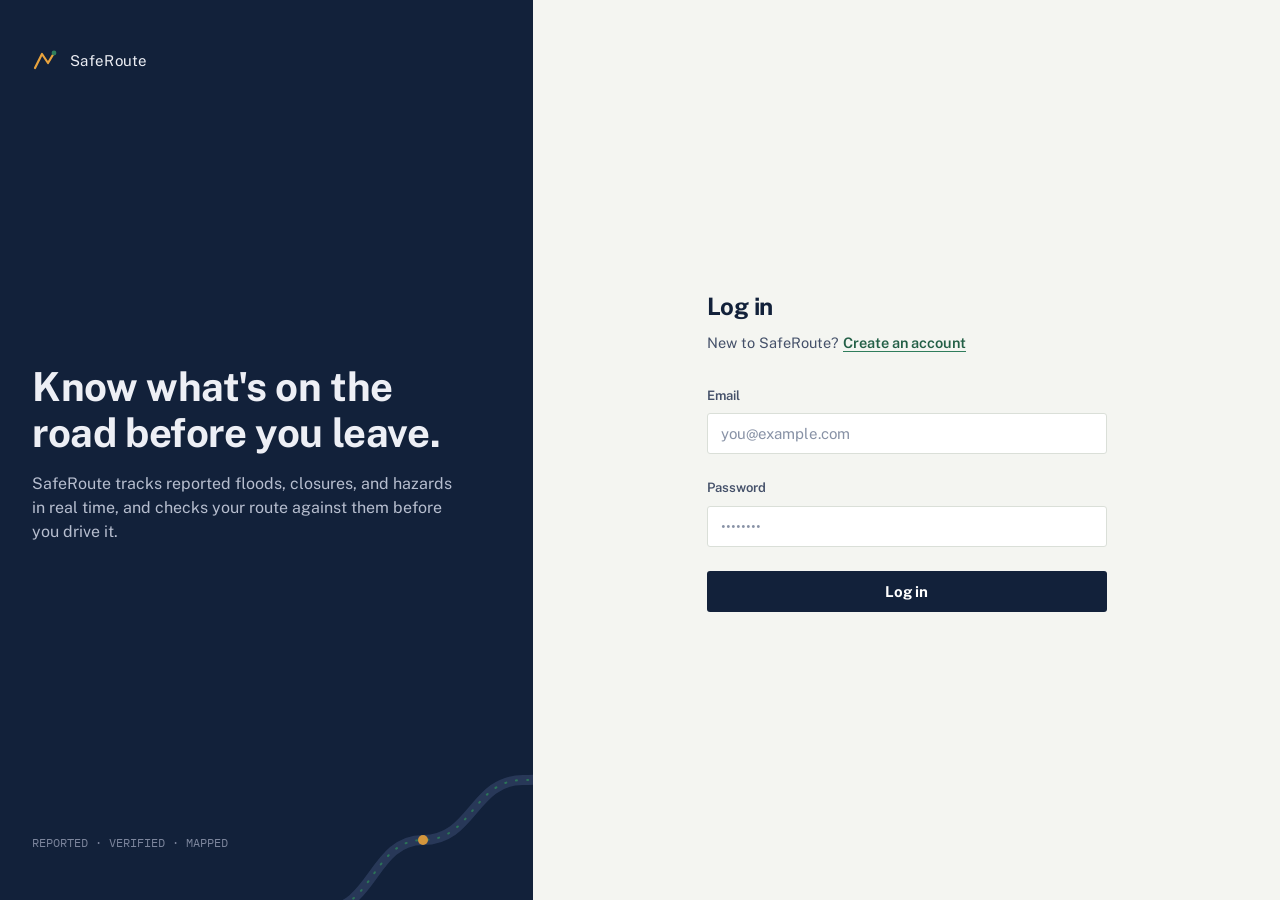
<file: SAFEROUTE PROJECT/frontend/index.html>
<!DOCTYPE html>
<html lang="en">
<head>
<meta charset="UTF-8">
<meta name="viewport" content="width=device-width, initial-scale=1.0">
<title>Dashboard · SafeRoute</title>
<link rel="preconnect" href="https://fonts.googleapis.com">
<link href="https://fonts.googleapis.com/css2?family=Public+Sans:wght@400;500;600;700&family=IBM+Plex+Mono:wght@400;500&display=swap" rel="stylesheet">
<link rel="stylesheet" href="css/styles.css">
</head>
<body>

<div class="app-shell">

  <header class="app-nav">
    <div class="app-nav__brand">
      <svg width="22" height="22" viewBox="0 0 26 26" fill="none">
        <path d="M3 20L10 6L16 15L22 5" stroke="#E8A33D" stroke-width="2.2" stroke-linecap="round" stroke-linejoin="round"/>
        <circle cx="22" cy="5" r="2.4" fill="#2F7D5C"/>
      </svg>
      <span>SafeRoute</span>
    </div>

    <nav class="app-nav__tabs">
      <button type="button" class="view-tab is-active" data-view-tab="public">Public hazards</button>
      <button type="button" class="view-tab" data-view-tab="mine">My reports</button>
      <button type="button" class="view-tab" data-view-tab="nearby">Near me</button>
    </nav>

    <div class="app-nav__actions">
      <a href="notifications.html" class="link-btn" style="text-decoration:none; display:inline-flex; align-items:center; gap:6px;">
        Notifications
        <span class="unread-dot" id="nav-unread-dot" hidden></span>
      </a>
      <a href="route.html" class="btn btn-primary btn--compact" style="text-decoration:none; display:inline-flex; align-items:center;">Route search</a>
      <button type="button" class="btn btn-primary btn--compact" id="report-btn">Report hazard</button>
      <div class="app-nav__user">
        <a href="admin.html" class="link-btn" id="nav-admin-link" hidden style="text-decoration:none;">Admin panel</a>
        <a href="profile.html" class="link-btn" id="nav-profile-link" style="text-decoration:none;">Profile</a>
        <span class="badge" id="nav-user-badge">USER</span>
        <a href="profile.html" id="nav-user-name" style="text-decoration:none; color:inherit; font-weight:500;">Account</a>
        <button type="button" class="link-btn" id="logout-btn">Log out</button>
      </div>
    </div>
  </header>

  <div class="app-body">

    <aside class="filters-panel">
      <div class="filter-group" id="nearby-panel" hidden>
        <h3>Location</h3>
        <button type="button" class="btn btn-primary btn--compact" id="locate-btn" style="width:100%;">Use my location</button>
        <p class="field__hint" id="nearby-status">Click "Use my location" to find hazards near you.</p>
      </div>

      <div class="filter-group">
        <h3>Type</h3>
        <div class="filter-chip-row">
          <button type="button" class="filter-chip" data-filter-type="road_closure">Road closure</button>
          <button type="button" class="filter-chip" data-filter-type="flooding">Flooding</button>
          <button type="button" class="filter-chip" data-filter-type="waterlogging">Waterlogging</button>
          <button type="button" class="filter-chip" data-filter-type="construction">Construction</button>
          <button type="button" class="filter-chip" data-filter-type="blocked_road">Blocked road</button>
          <button type="button" class="filter-chip" data-filter-type="accident">Accident</button>
          <button type="button" class="filter-chip" data-filter-type="temporary_restriction">Temp. restriction</button>
          <button type="button" class="filter-chip" data-filter-type="other">Other</button>
        </div>
      </div>

      <div class="filter-group">
        <h3>Severity</h3>
        <div class="filter-chip-row">
          <button type="button" class="filter-chip is-active" data-filter-severity data-value="">Any</button>
          <button type="button" class="filter-chip" data-filter-severity data-value="low">Low</button>
          <button type="button" class="filter-chip" data-filter-severity data-value="medium">Medium</button>
          <button type="button" class="filter-chip" data-filter-severity data-value="high">High</button>
          <button type="button" class="filter-chip" data-filter-severity data-value="critical">Critical</button>
        </div>
      </div>

      <div class="filter-group" id="city-filter-group">
        <h3>City</h3>
        <input type="text" id="city-input" placeholder="e.g. Vijayawada">
      </div>

      <button type="button" class="link-btn" id="clear-filters">Clear all filters</button>
    </aside>

    <main class="hazards-main">
      <div class="hazards-main__head">
        <h2>Reported hazards</h2>
        <span class="results-count" id="results-count"></span>
      </div>

      <p class="banner banner--error" id="list-error" hidden></p>

      <div class="hazards-list" id="hazards-list"></div>

      <p class="empty-state" id="empty-state" hidden>No hazards match your filters yet.</p>
    </main>

  </div>
</div>

<!-- Report / edit hazard modal -->
<div class="modal-overlay" id="report-modal" hidden>
  <div class="modal">
    <div class="modal__head">
      <h3 id="report-modal-title">Report a hazard</h3>
      <button type="button" class="modal__close" id="report-modal-close" aria-label="Close">&times;</button>
    </div>

    <form id="report-form" novalidate>
      <div class="banner banner--error" id="report-banner">
        <svg width="16" height="16" viewBox="0 0 16 16" fill="none"><circle cx="8" cy="8" r="7" stroke="currentColor" stroke-width="1.4"/><path d="M8 4.5V9" stroke="currentColor" stroke-width="1.4" stroke-linecap="round"/><circle cx="8" cy="11.2" r="0.9" fill="currentColor"/></svg>
        <span id="report-banner-text"></span>
      </div>

      <div class="field">
        <label for="report-type">Type</label>
        <select id="report-type"></select>
      </div>

      <div class="field">
        <label for="report-severity">Severity</label>
        <select id="report-severity">
          <option value="low">Low</option>
          <option value="medium" selected>Medium</option>
          <option value="high">High</option>
          <option value="critical">Critical</option>
        </select>
      </div>

      <div class="field">
        <label for="report-title">Title</label>
        <input type="text" id="report-title" placeholder="Short summary, e.g. Waterlogged underpass" required maxlength="150">
      </div>

      <div class="field">
        <label for="report-description">Description</label>
        <textarea id="report-description" rows="3" placeholder="What's happening here?" required></textarea>
      </div>

      <div class="field">
        <label for="report-address">Address <span class="field__hint" style="display:inline;">(optional)</span></label>
        <input type="text" id="report-address" placeholder="Street or landmark" maxlength="255">
      </div>

      <div class="field">
        <label for="report-city">City <span class="field__hint" style="display:inline;">(optional)</span></label>
        <input type="text" id="report-city" placeholder="e.g. Vijayawada" maxlength="100">
      </div>

      <div class="field" id="report-latlng-group">
        <label>Coordinates</label>
        <div style="display:flex; gap:8px; margin-bottom:8px;">
          <input type="number" step="any" id="report-latitude" placeholder="Latitude" required>
          <input type="number" step="any" id="report-longitude" placeholder="Longitude" required>
        </div>
        <button type="button" class="link-btn" id="use-my-location-btn">Use my location</button>
      </div>

      <div class="field" id="report-starttime-group">
        <label for="report-start-time">Start time</label>
        <input type="datetime-local" id="report-start-time" required>
      </div>

      <div class="field">
        <label for="report-end-time">Expected end time <span class="field__hint" style="display:inline;">(optional)</span></label>
        <input type="datetime-local" id="report-end-time">
      </div>

      <p class="field__hint" style="margin-top:-8px; margin-bottom:20px;">
        Reports go through a quick verification step before they're shown publicly.
      </p>

      <button type="submit" class="btn btn-primary" id="report-submit-btn">
        <span class="btn__spinner"></span>
        <span class="btn__label" id="report-submit-label">Submit report</span>
      </button>
    </form>
  </div>
</div>

<!-- Hazard detail modal -->
<div class="modal-overlay" id="detail-modal" hidden>
  <div class="modal">
    <div class="modal__head">
      <h3>Hazard details</h3>
      <button type="button" class="modal__close" id="detail-modal-close" aria-label="Close">&times;</button>
    </div>
    <div id="detail-modal-body"></div>
  </div>
</div>

<script src="js/config.js"></script>
<script src="js/api.js"></script>
<script src="js/hazards.js"></script>
</body>
</html>
</file>
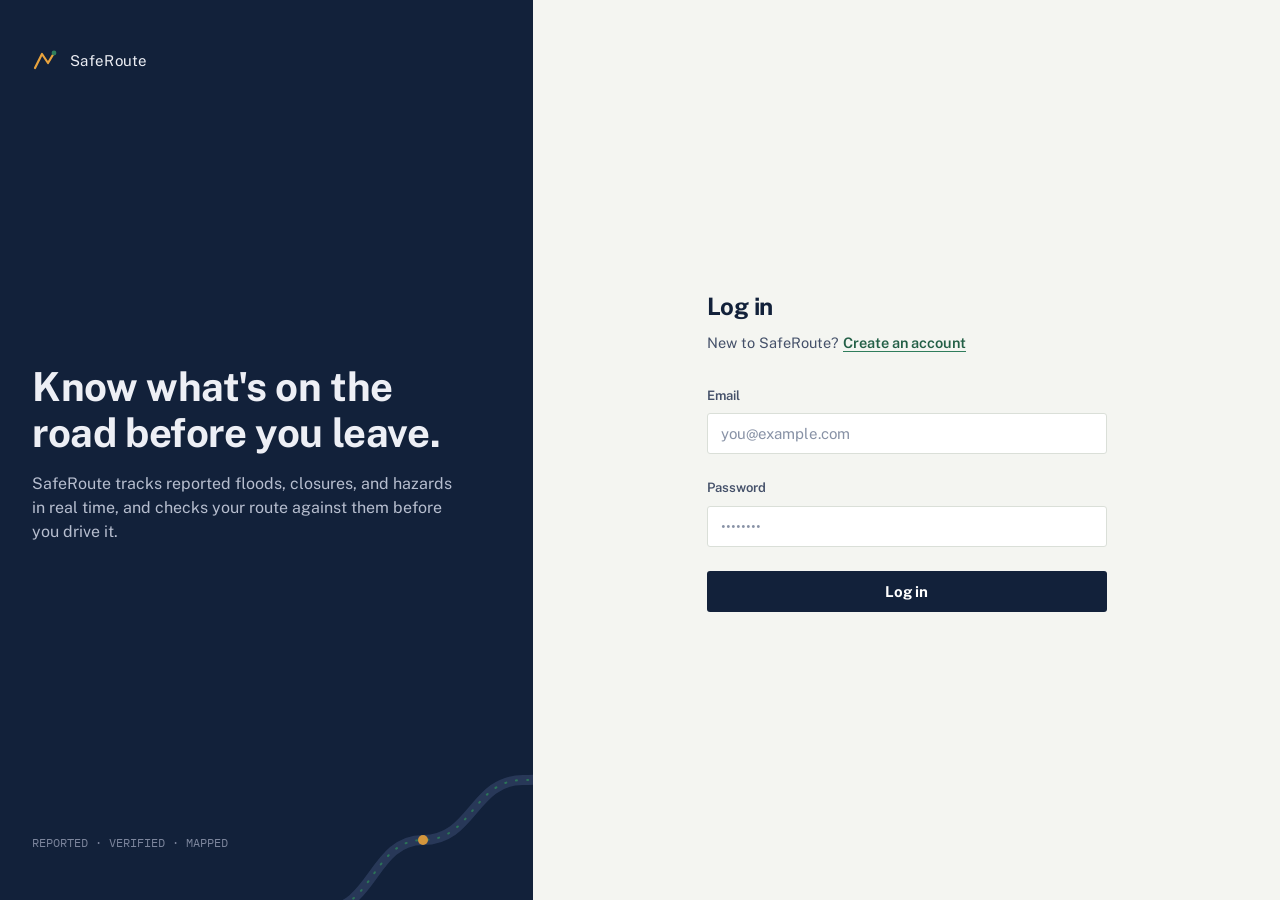
<file: SAFEROUTE PROJECT/frontend/admin.html>
<!DOCTYPE html>
<html lang="en">
<head>
<meta charset="UTF-8">
<meta name="viewport" content="width=device-width, initial-scale=1.0">
<title>Admin panel · SafeRoute</title>
<link rel="preconnect" href="https://fonts.googleapis.com">
<link href="https://fonts.googleapis.com/css2?family=Public+Sans:wght@400;500;600;700&family=IBM+Plex+Mono:wght@400;500&display=swap" rel="stylesheet">
<link rel="stylesheet" href="css/styles.css">
</head>
<body>

<div class="app-shell">

  <header class="app-nav">
    <div class="app-nav__brand">
      <svg width="22" height="22" viewBox="0 0 26 26" fill="none">
        <path d="M3 20L10 6L16 15L22 5" stroke="#E8A33D" stroke-width="2.2" stroke-linecap="round" stroke-linejoin="round"/>
        <circle cx="22" cy="5" r="2.4" fill="#2F7D5C"/>
      </svg>
      <span>SafeRoute</span>
    </div>

    <nav class="app-nav__tabs">
      <a href="index.html" class="view-tab" style="text-decoration:none; display:inline-flex; align-items:center;">Hazards</a>
      <a href="route.html" class="view-tab" style="text-decoration:none; display:inline-flex; align-items:center;">Route search</a>
      <a href="notifications.html" class="view-tab" style="text-decoration:none; display:inline-flex; align-items:center;">
        Notifications
        <span class="unread-dot" id="nav-unread-dot" hidden></span>
      </a>
      <a href="profile.html" class="view-tab" style="text-decoration:none; display:inline-flex; align-items:center;">Profile</a>
      <a href="admin.html" class="view-tab is-active" style="text-decoration:none; display:inline-flex; align-items:center;">Admin panel</a>
    </nav>

    <div class="app-nav__actions">
      <div class="app-nav__user">
        <span class="badge" id="nav-user-badge">ADMIN</span>
        <a href="profile.html" id="nav-user-name" style="text-decoration:none; color:inherit; font-weight:500;">Account</a>
        <button type="button" class="link-btn" id="logout-btn">Log out</button>
      </div>
    </div>
  </header>

  <div class="admin-shell">

    <p class="banner banner--error" id="admin-forbidden-banner">
      <svg width="16" height="16" viewBox="0 0 16 16" fill="none"><circle cx="8" cy="8" r="7" stroke="currentColor" stroke-width="1.4"/><path d="M8 4.5V9" stroke="currentColor" stroke-width="1.4" stroke-linecap="round"/><circle cx="8" cy="11.2" r="0.9" fill="currentColor"/></svg>
      <span>This page is only available to administrators.</span>
    </p>

    <div id="admin-content" hidden>

      <nav class="admin-tabs" role="tablist">
        <button type="button" class="admin-tab is-active" data-admin-tab="pending" role="tab">
          Pending review <span class="admin-tab__count" id="pending-count"></span>
        </button>
        <button type="button" class="admin-tab" data-admin-tab="verified" role="tab">Verified hazards</button>
        <button type="button" class="admin-tab" data-admin-tab="reports" role="tab">Reports</button>
        <button type="button" class="admin-tab" data-admin-tab="audit" role="tab">Audit log</button>
      </nav>

      <p class="banner banner--error" id="admin-error"></p>
      <p class="banner banner--success" id="admin-success"></p>

      <!-- ============ Pending review ============ -->
      <section class="admin-pane" id="pane-pending">
        <p class="field__hint" style="margin-bottom:var(--space-5);">
          Newly reported hazards awaiting a decision, oldest first. Verifying makes a hazard publicly visible; rejecting always requires a reason.
        </p>
        <div class="review-list" id="pending-list"></div>
        <p class="empty-state" id="pending-empty" hidden>Nothing waiting on review right now.</p>
      </section>

      <!-- ============ Verified hazards ============ -->
      <section class="admin-pane" id="pane-verified" hidden>
        <div class="admin-pane__head">
          <p class="field__hint" style="margin:0;">
            Currently verified hazards. Hide one to pull it from public listings without discarding its verification, or resolve it once the situation has cleared.
          </p>
          <button type="button" class="btn btn-primary btn--compact" id="expire-overdue-btn">Expire overdue hazards</button>
        </div>
        <div class="data-table-wrap table-scroll">
          <table class="data-table" id="verified-table">
            <thead>
              <tr>
                <th>Title</th><th>Type</th><th>Severity</th><th>City</th>
                <th>Visibility</th><th>Verified</th><th>Actions</th>
              </tr>
            </thead>
            <tbody id="verified-tbody"></tbody>
          </table>
        </div>
        <p class="empty-state" id="verified-empty" hidden>No verified hazards yet.</p>
      </section>

      <!-- ============ Reports ============ -->
      <section class="admin-pane" id="pane-reports" hidden>
        <div id="reports-body">
          <p class="session-loading">Loading report data…</p>
        </div>
      </section>

      <!-- ============ Audit log ============ -->
      <section class="admin-pane" id="pane-audit" hidden>
        <form class="audit-filters" id="audit-filter-form">
          <input type="text" id="audit-action" placeholder="Action, e.g. HAZARD_REJECTED">
          <input type="number" id="audit-user-id" placeholder="User ID">
          <button type="submit" class="btn btn-primary btn--compact">Filter</button>
          <button type="button" class="link-btn" id="audit-clear-btn">Clear</button>
        </form>
        <div class="data-table-wrap table-scroll">
          <table class="data-table" id="audit-table">
            <thead>
              <tr><th>When</th><th>Action</th><th>Resource</th><th>User</th><th>Description</th></tr>
            </thead>
            <tbody id="audit-tbody"></tbody>
          </table>
        </div>
        <p class="empty-state" id="audit-empty" hidden>No audit log entries match those filters.</p>
        <div class="audit-pagination">
          <button type="button" class="link-btn" id="audit-prev-btn">&larr; Newer</button>
          <span id="audit-page-label" class="field__hint" style="margin:0;"></span>
          <button type="button" class="link-btn" id="audit-next-btn">Older &rarr;</button>
        </div>
      </section>

    </div>
  </div>
</div>

<!-- Reason-note modal, shared by Reject / Resolve / Hide -->
<div class="modal-overlay" id="reason-modal" hidden>
  <div class="modal">
    <div class="modal__head">
      <h3 id="reason-modal-title">Add a note</h3>
      <button type="button" class="modal__close" id="reason-modal-close" aria-label="Close">&times;</button>
    </div>
    <form id="reason-form" novalidate>
      <p class="banner banner--error" id="reason-banner"></p>
      <div class="field">
        <label for="reason-note" id="reason-note-label">Note</label>
        <textarea id="reason-note" rows="3" placeholder="Explain the decision…"></textarea>
        <p class="field__hint" id="reason-note-hint"></p>
      </div>
      <button type="submit" class="btn btn-primary" id="reason-submit-btn">
        <span class="btn__spinner"></span>
        <span class="btn__label" id="reason-submit-label">Confirm</span>
      </button>
    </form>
  </div>
</div>

<script src="js/config.js"></script>
<script src="js/api.js"></script>
<script src="js/admin.js"></script>
</body>
</html>
</file>
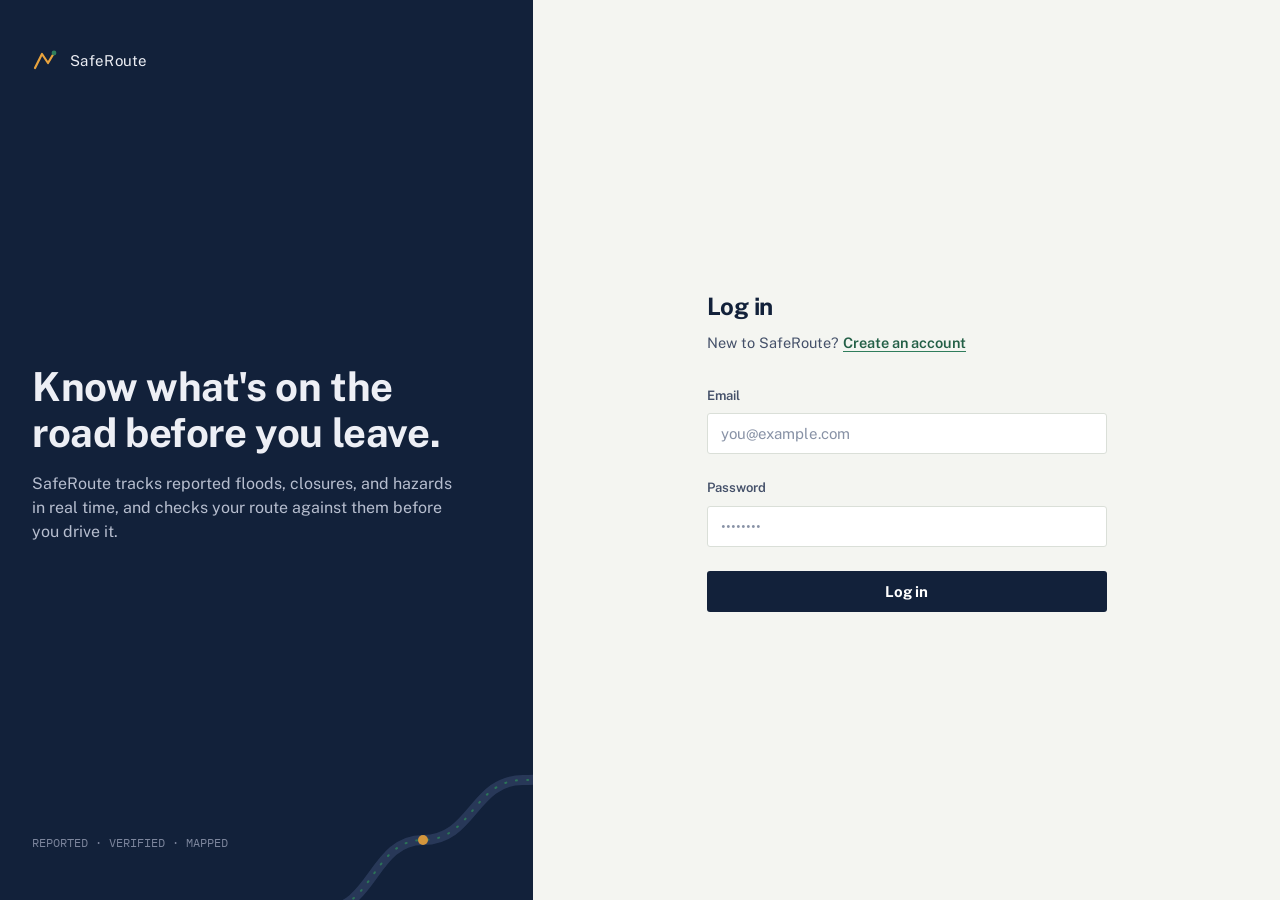
<file: SAFEROUTE PROJECT/frontend/login.html>
<!DOCTYPE html>
<html lang="en">
<head>
<meta charset="UTF-8">
<meta name="viewport" content="width=device-width, initial-scale=1.0">
<title>Log in · SafeRoute</title>
<link rel="preconnect" href="https://fonts.googleapis.com">
<link href="https://fonts.googleapis.com/css2?family=Public+Sans:wght@400;500;600;700&family=IBM+Plex+Mono:wght@400;500&display=swap" rel="stylesheet">
<link rel="stylesheet" href="css/styles.css">
</head>
<body>

<div class="auth-shell">

  <!-- Brand panel -->
  <div class="auth-brand">
    <div class="auth-brand__mark">
      <svg width="26" height="26" viewBox="0 0 26 26" fill="none">
        <path d="M3 20L10 6L16 15L22 5" stroke="#E8A33D" stroke-width="2.2" stroke-linecap="round" stroke-linejoin="round"/>
        <circle cx="22" cy="5" r="2.4" fill="#2F7D5C"/>
      </svg>
      <span>SafeRoute</span>
    </div>

    <div class="auth-brand__body">
      <h1>Know what's on&nbsp;the road before you leave.</h1>
      <p>SafeRoute tracks reported floods, closures, and hazards in real time, and checks your route against them before you drive it.</p>
    </div>

    <svg class="auth-brand__route" width="260" height="180" viewBox="0 0 260 180" fill="none">
      <path d="M10 160 C 60 160, 60 90, 110 90 S 160 30, 210 30 S 240 10, 250 5" stroke="#2B3B5C" stroke-width="10" stroke-linecap="round"/>
      <path d="M10 160 C 60 160, 60 90, 110 90 S 160 30, 210 30 S 240 10, 250 5" stroke="#2F7D5C" stroke-width="2" stroke-dasharray="1 10" stroke-linecap="round"/>
      <circle cx="110" cy="90" r="5" fill="#E8A33D"/>
      <circle cx="10" cy="160" r="4" fill="#EDEFF5"/>
      <circle cx="250" cy="5" r="4" fill="#EDEFF5"/>
    </svg>

    <div class="auth-brand__footnote">
      <span>REPORTED · VERIFIED · MAPPED</span>
    </div>
  </div>

  <!-- Form panel -->
  <div class="auth-form-panel">
    <form class="auth-form" id="login-form" novalidate>

      <div class="auth-form__heading">
        <h2>Log in</h2>
        <p>New to SafeRoute? <a href="register.html">Create an account</a></p>
      </div>

      <div class="banner banner--error" id="form-banner">
        <svg width="16" height="16" viewBox="0 0 16 16" fill="none"><circle cx="8" cy="8" r="7" stroke="currentColor" stroke-width="1.4"/><path d="M8 4.5V9" stroke="currentColor" stroke-width="1.4" stroke-linecap="round"/><circle cx="8" cy="11.2" r="0.9" fill="currentColor"/></svg>
        <span id="form-banner-text"></span>
      </div>

      <div class="field" id="field-email">
        <label for="email">Email</label>
        <input type="email" id="email" name="email" placeholder="you@example.com" autocomplete="email" required>
        <div class="field__error">Enter the email you registered with.</div>
      </div>

      <div class="field" id="field-password">
        <label for="password">Password</label>
        <input type="password" id="password" name="password" placeholder="••••••••" autocomplete="current-password" required>
        <div class="field__error">Enter your password.</div>
      </div>

      <button type="submit" class="btn btn-primary" id="submit-btn">
        <span class="btn__spinner"></span>
        <span class="btn__label">Log in</span>
      </button>

    </form>
  </div>

</div>

<script src="js/config.js"></script>
<script src="js/api.js"></script>
<script src="js/auth.js"></script>
</body>
</html>
</file>
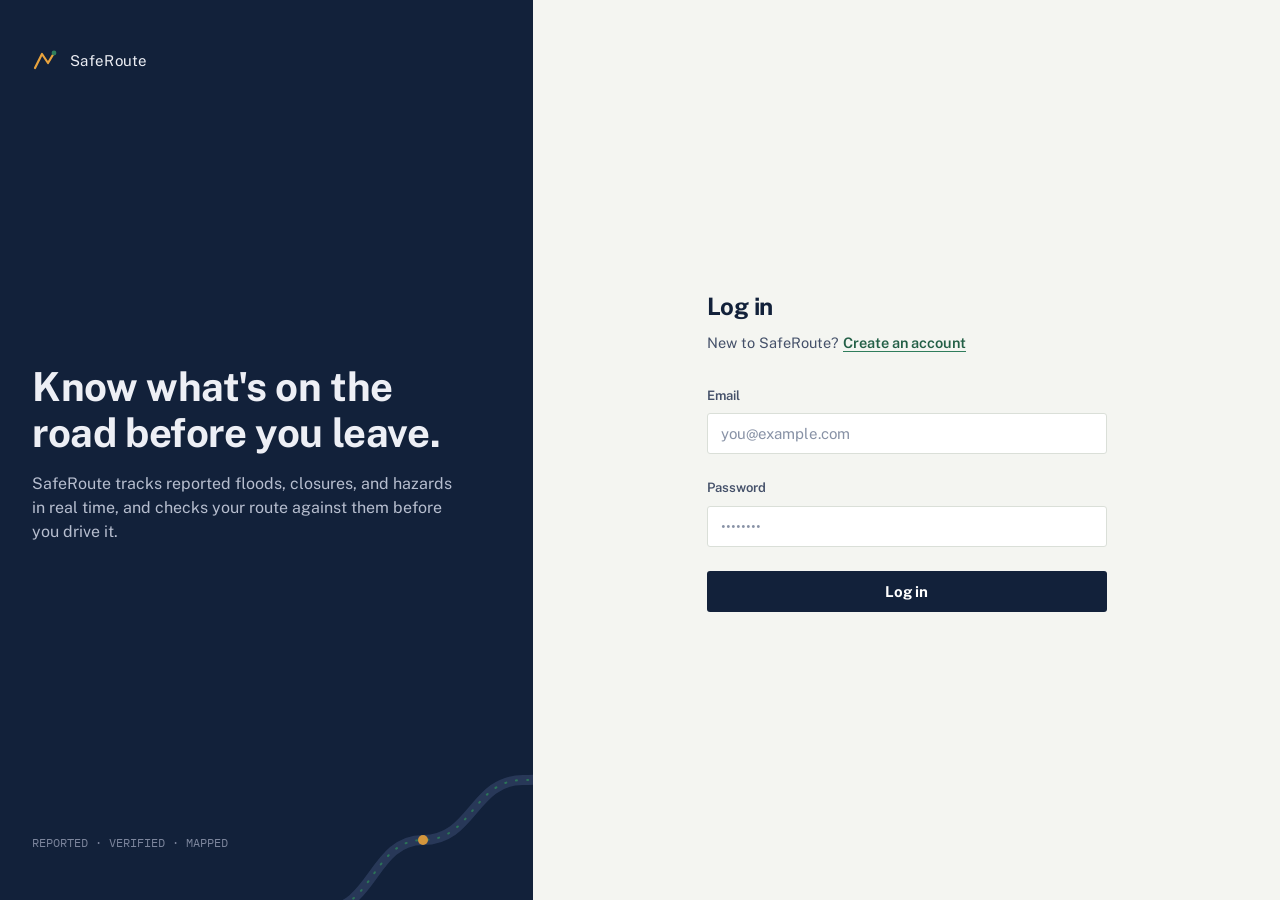
<file: SAFEROUTE PROJECT/frontend/notifications.html>
<!DOCTYPE html>
<html lang="en">
<head>
<meta charset="UTF-8">
<meta name="viewport" content="width=device-width, initial-scale=1.0">
<title>Notifications · SafeRoute</title>
<link rel="preconnect" href="https://fonts.googleapis.com">
<link href="https://fonts.googleapis.com/css2?family=Public+Sans:wght@400;500;600;700&family=IBM+Plex+Mono:wght@400;500&display=swap" rel="stylesheet">
<link rel="stylesheet" href="css/styles.css">
</head>
<body>

<div class="app-shell">

  <header class="app-nav">
    <div class="app-nav__brand">
      <svg width="22" height="22" viewBox="0 0 26 26" fill="none">
        <path d="M3 20L10 6L16 15L22 5" stroke="#E8A33D" stroke-width="2.2" stroke-linecap="round" stroke-linejoin="round"/>
        <circle cx="22" cy="5" r="2.4" fill="#2F7D5C"/>
      </svg>
      <span>SafeRoute</span>
    </div>

    <nav class="app-nav__tabs">
      <a href="index.html" class="view-tab" style="text-decoration:none; display:inline-flex; align-items:center;">Hazards</a>
      <a href="route.html" class="view-tab" style="text-decoration:none; display:inline-flex; align-items:center;">Route search</a>
      <a href="notifications.html" class="view-tab is-active" style="text-decoration:none; display:inline-flex; align-items:center;">
        Notifications
        <span class="unread-dot" id="nav-unread-dot" hidden></span>
      </a>
      <a href="profile.html" class="view-tab" style="text-decoration:none; display:inline-flex; align-items:center;">Profile</a>
    </nav>

    <div class="app-nav__actions">
      <div class="app-nav__user">
        <a href="admin.html" class="link-btn" id="nav-admin-link" hidden style="text-decoration:none;">Admin panel</a>
        <span class="badge" id="nav-user-badge">USER</span>
        <a href="profile.html" id="nav-user-name" style="text-decoration:none; color:inherit; font-weight:500;">Account</a>
        <button type="button" class="link-btn" id="logout-btn">Log out</button>
      </div>
    </div>
  </header>

  <div class="app-body">

    <aside class="filters-panel">
      <div class="filter-group">
        <h3>Show</h3>
        <div class="filter-chip-row" style="flex-direction:column; align-items:flex-start;">
          <button type="button" class="filter-chip is-active" data-filter="all" style="width:100%; text-align:left; border-radius: var(--radius);">All notifications</button>
          <button type="button" class="filter-chip" data-filter="unread" style="width:100%; text-align:left; border-radius: var(--radius);">Unread only</button>
        </div>
      </div>

      <div class="filter-group">
        <button type="button" class="link-btn" id="mark-all-read-btn">Mark all as read</button>
      </div>
    </aside>

    <main class="hazards-main">
      <div class="hazards-main__head">
        <h2>Notifications</h2>
        <span class="results-count" id="results-count"></span>
      </div>

      <p class="banner banner--error" id="list-error" hidden></p>

      <div id="notifications-loading" class="session-loading">Loading notifications…</div>
      <div class="notifications-list" id="notifications-list"></div>

      <p class="empty-state" id="empty-state" hidden>Nothing here yet -- you'll see updates on your reports and hazards along your recent routes.</p>
    </main>

  </div>
</div>

<script src="js/config.js"></script>
<script src="js/api.js"></script>
<script src="js/notifications.js"></script>
</body>
</html>
</file>
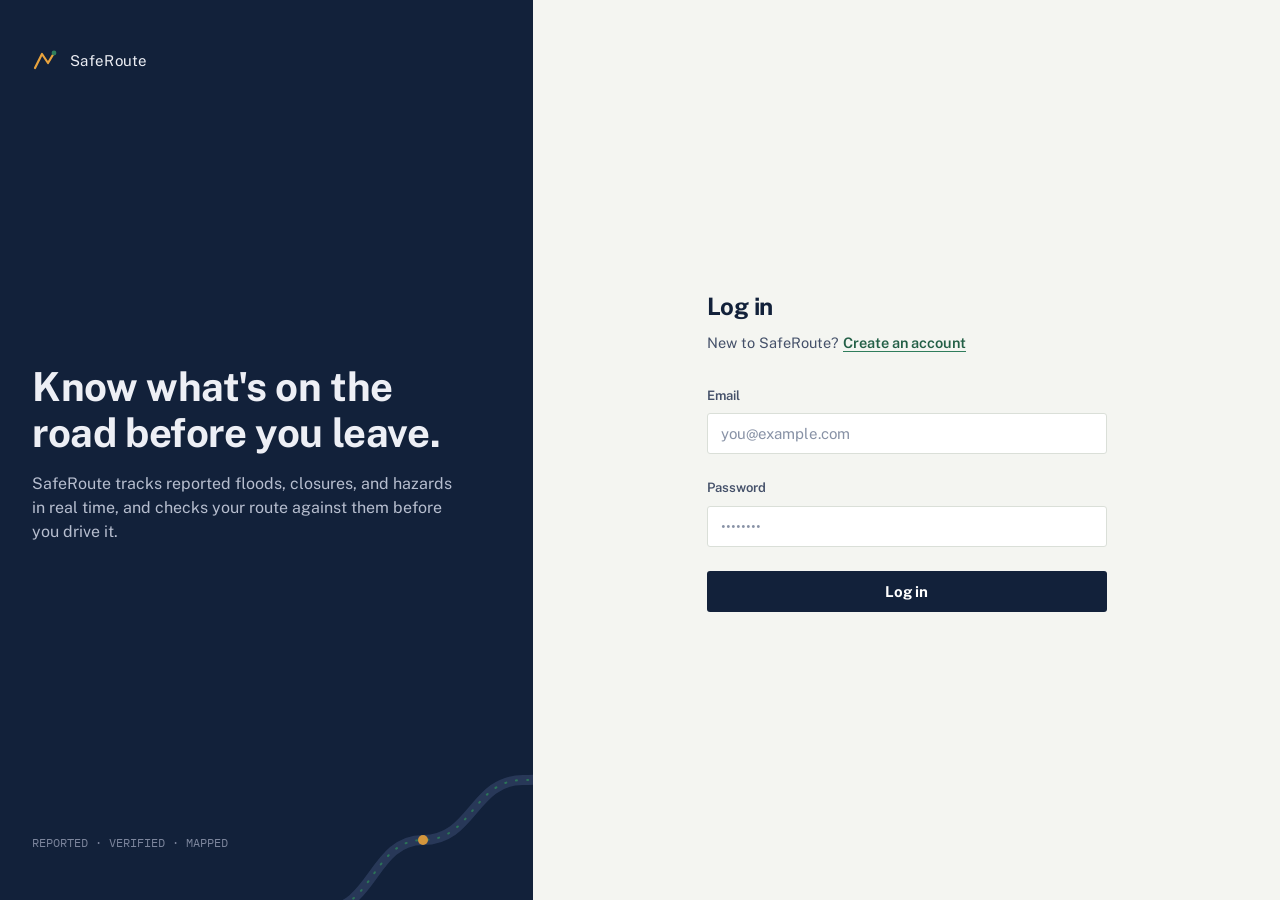
<file: SAFEROUTE PROJECT/frontend/profile.html>
<!DOCTYPE html>
<html lang="en">
<head>
<meta charset="UTF-8">
<meta name="viewport" content="width=device-width, initial-scale=1.0">
<title>My Profile · SafeRoute</title>
<link rel="preconnect" href="https://fonts.googleapis.com">
<link href="https://fonts.googleapis.com/css2?family=Public+Sans:wght@400;500;600;700&family=IBM+Plex+Mono:wght@400;500&display=swap" rel="stylesheet">
<link rel="stylesheet" href="css/styles.css">
</head>
<body>

<div class="app-shell">

  <header class="app-nav">
    <div class="app-nav__brand">
      <svg width="22" height="22" viewBox="0 0 26 26" fill="none">
        <path d="M3 20L10 6L16 15L22 5" stroke="#E8A33D" stroke-width="2.2" stroke-linecap="round" stroke-linejoin="round"/>
        <circle cx="22" cy="5" r="2.4" fill="#2F7D5C"/>
      </svg>
      <span>SafeRoute</span>
    </div>

    <nav class="app-nav__tabs">
      <a href="index.html" class="view-tab" style="text-decoration:none; display:inline-flex; align-items:center;">Hazards</a>
      <a href="route.html" class="view-tab" style="text-decoration:none; display:inline-flex; align-items:center;">Route search</a>
      <a href="notifications.html" class="view-tab" style="text-decoration:none; display:inline-flex; align-items:center;">
        Notifications
        <span class="unread-dot" id="nav-unread-dot" hidden></span>
      </a>
      <a href="profile.html" class="view-tab is-active" style="text-decoration:none; display:inline-flex; align-items:center;">Profile</a>
    </nav>

    <div class="app-nav__actions">
      <div class="app-nav__user">
        <a href="admin.html" class="link-btn" id="nav-admin-link" hidden style="text-decoration:none;">Admin panel</a>
        <span class="badge" id="nav-user-badge">USER</span>
        <span id="nav-user-name">Account</span>
        <button type="button" class="link-btn" id="logout-btn">Log out</button>
      </div>
    </div>
  </header>

  <div class="app-body" style="grid-template-columns: 1fr; max-width: 860px;">

    <main class="hazards-main">
      <div class="hazards-main__head">
        <h2>My Profile</h2>
        <span class="results-count" id="profile-role-tag">Account details</span>
      </div>

      <p class="banner banner--error" id="profile-error"></p>
      <p class="banner banner--success" id="profile-success"></p>

      <div id="profile-loading" class="session-loading">Loading your profile…</div>

      <div id="profile-content" hidden style="display:flex; flex-direction:column; gap:var(--space-6);">

        <!-- Profile Overview Card -->
        <article class="review-card" style="align-items:center; justify-content:space-between;">
          <div style="display:flex; align-items:center; gap:var(--space-4);">
            <div style="width:54px; height:54px; border-radius:50%; background:var(--ink); color:#fff; display:flex; align-items:center; justify-content:center; font-size:22px; font-weight:700;" id="profile-avatar">
              U
            </div>
            <div>
              <h3 id="overview-name" style="font-size:1.15rem; margin:0 0 4px;">User Name</h3>
              <p id="overview-email" style="margin:0; color:var(--text-secondary); font-size:0.92rem;">email@example.com</p>
            </div>
          </div>
          <div style="display:flex; gap:var(--space-3); align-items:center; flex-wrap:wrap;">
            <span class="badge badge--user" id="overview-role-badge">USER</span>
            <span class="badge badge--status-verified" id="overview-status-badge">ACTIVE</span>
            <span class="field__hint" id="overview-created-at" style="margin:0;">Joined —</span>
          </div>
        </article>

        <!-- Edit Profile Details Form -->
        <div class="review-card" style="flex-direction:column; align-items:stretch;">
          <h3 style="margin-bottom:var(--space-4); font-size:1.05rem;">Personal Information</h3>
          <form id="profile-details-form" novalidate style="display:flex; flex-direction:column; gap:var(--space-4);">
            <div class="field" id="field-profile-name">
              <label for="profile-name">Full Name</label>
              <input type="text" id="profile-name" required placeholder="Your full name">
            </div>

            <div class="field" id="field-profile-email">
              <label for="profile-email">Email Address</label>
              <input type="email" id="profile-email" required placeholder="your.email@example.com">
            </div>

            <div style="display:flex; justify-content:flex-end;">
              <button type="submit" class="btn btn-primary" id="save-details-btn" style="width:auto; min-width:140px;">
                <span class="btn__spinner"></span>
                <span class="btn__label">Save Changes</span>
              </button>
            </div>
          </form>
        </div>

        <!-- Change Password Form -->
        <div class="review-card" style="flex-direction:column; align-items:stretch;">
          <h3 style="margin-bottom:var(--space-4); font-size:1.05rem;">Change Password</h3>
          <form id="profile-password-form" novalidate style="display:flex; flex-direction:column; gap:var(--space-4);">
            <div class="field" id="field-current-password">
              <label for="current-password">Current Password (optional if keeping same session)</label>
              <input type="password" id="current-password" placeholder="Enter current password">
            </div>

            <div class="coord-pair">
              <div class="field" id="field-new-password" style="width:100%;">
                <label for="new-password">New Password</label>
                <input type="password" id="new-password" placeholder="At least 8 characters" required>
              </div>

              <div class="field" id="field-confirm-password" style="width:100%;">
                <label for="confirm-password">Confirm New Password</label>
                <input type="password" id="confirm-password" placeholder="Re-enter new password" required>
              </div>
            </div>

            <div style="display:flex; justify-content:flex-end;">
              <button type="submit" class="btn btn-primary" id="save-password-btn" style="width:auto; min-width:160px;">
                <span class="btn__spinner"></span>
                <span class="btn__label">Update Password</span>
              </button>
            </div>
          </form>
        </div>

      </div>
    </main>

  </div>
</div>

<script src="js/config.js"></script>
<script src="js/api.js"></script>
<script src="js/profile.js"></script>
</body>
</html>
</file>
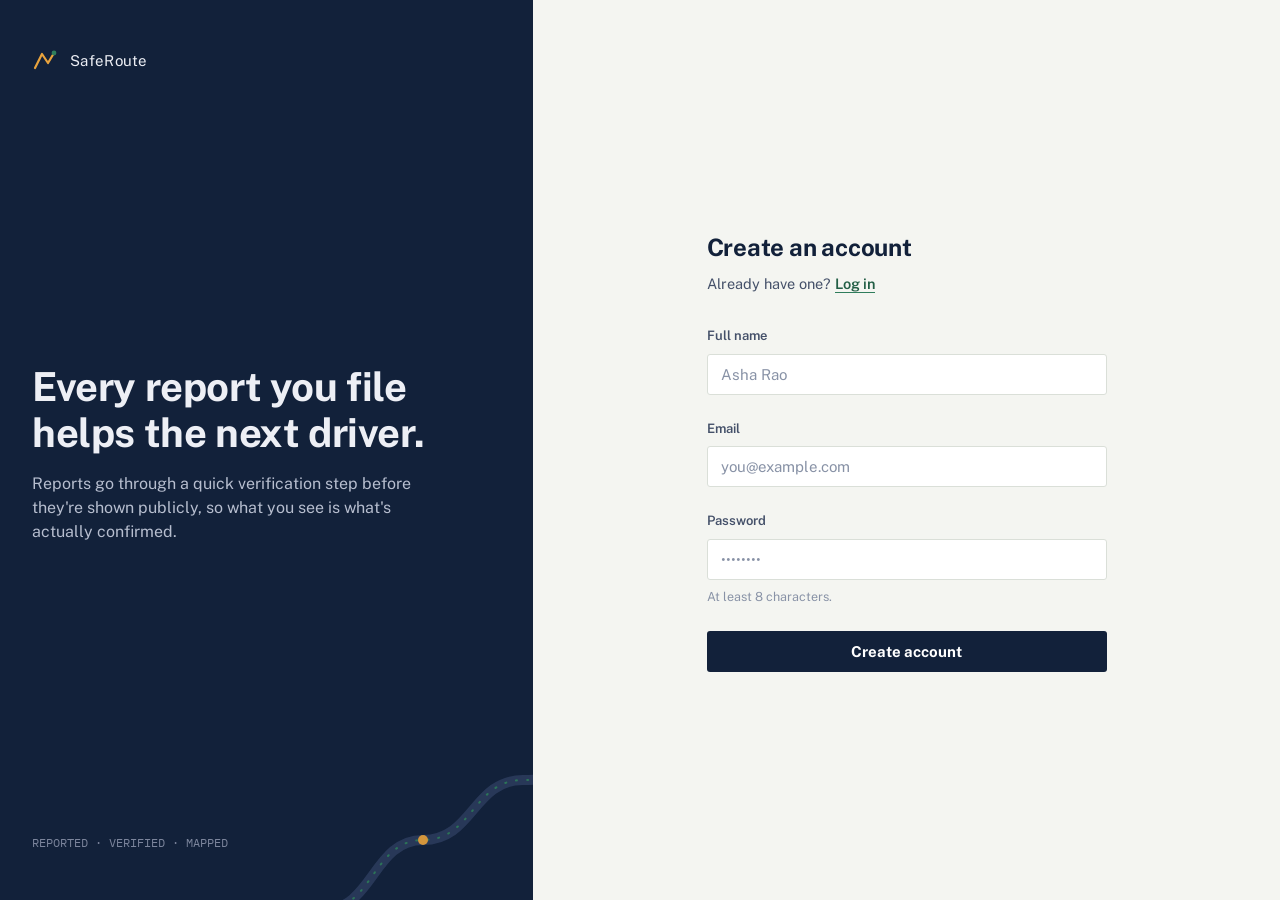
<file: SAFEROUTE PROJECT/frontend/register.html>
<!DOCTYPE html>
<html lang="en">
<head>
<meta charset="UTF-8">
<meta name="viewport" content="width=device-width, initial-scale=1.0">
<title>Create account · SafeRoute</title>
<link rel="preconnect" href="https://fonts.googleapis.com">
<link href="https://fonts.googleapis.com/css2?family=Public+Sans:wght@400;500;600;700&family=IBM+Plex+Mono:wght@400;500&display=swap" rel="stylesheet">
<link rel="stylesheet" href="css/styles.css">
</head>
<body>

<div class="auth-shell">

  <!-- Brand panel -->
  <div class="auth-brand">
    <div class="auth-brand__mark">
      <svg width="26" height="26" viewBox="0 0 26 26" fill="none">
        <path d="M3 20L10 6L16 15L22 5" stroke="#E8A33D" stroke-width="2.2" stroke-linecap="round" stroke-linejoin="round"/>
        <circle cx="22" cy="5" r="2.4" fill="#2F7D5C"/>
      </svg>
      <span>SafeRoute</span>
    </div>

    <div class="auth-brand__body">
      <h1>Every report you file helps the next driver.</h1>
      <p>Reports go through a quick verification step before they're shown publicly, so what you see is what's actually confirmed.</p>
    </div>

    <svg class="auth-brand__route" width="260" height="180" viewBox="0 0 260 180" fill="none">
      <path d="M10 160 C 60 160, 60 90, 110 90 S 160 30, 210 30 S 240 10, 250 5" stroke="#2B3B5C" stroke-width="10" stroke-linecap="round"/>
      <path d="M10 160 C 60 160, 60 90, 110 90 S 160 30, 210 30 S 240 10, 250 5" stroke="#2F7D5C" stroke-width="2" stroke-dasharray="1 10" stroke-linecap="round"/>
      <circle cx="110" cy="90" r="5" fill="#E8A33D"/>
      <circle cx="10" cy="160" r="4" fill="#EDEFF5"/>
      <circle cx="250" cy="5" r="4" fill="#EDEFF5"/>
    </svg>

    <div class="auth-brand__footnote">
      <span>REPORTED · VERIFIED · MAPPED</span>
    </div>
  </div>

  <!-- Form panel -->
  <div class="auth-form-panel">
    <form class="auth-form" id="register-form" novalidate>

      <div class="auth-form__heading">
        <h2>Create an account</h2>
        <p>Already have one? <a href="login.html">Log in</a></p>
      </div>

      <div class="banner banner--error" id="form-banner">
        <svg width="16" height="16" viewBox="0 0 16 16" fill="none"><circle cx="8" cy="8" r="7" stroke="currentColor" stroke-width="1.4"/><path d="M8 4.5V9" stroke="currentColor" stroke-width="1.4" stroke-linecap="round"/><circle cx="8" cy="11.2" r="0.9" fill="currentColor"/></svg>
        <span id="form-banner-text"></span>
      </div>

      <div class="field" id="field-name">
        <label for="name">Full name</label>
        <input type="text" id="name" name="name" placeholder="Asha Rao" autocomplete="name" required>
        <div class="field__error">Enter your name.</div>
      </div>

      <div class="field" id="field-email">
        <label for="email">Email</label>
        <input type="email" id="email" name="email" placeholder="you@example.com" autocomplete="email" required>
        <div class="field__error">Enter a valid email address.</div>
      </div>

      <div class="field" id="field-password">
        <label for="password">Password</label>
        <input type="password" id="password" name="password" placeholder="••••••••" autocomplete="new-password" required minlength="8">
        <div class="field__hint">At least 8 characters.</div>
        <div class="field__error">Password must be at least 8 characters.</div>
      </div>

      <button type="submit" class="btn btn-primary" id="submit-btn">
        <span class="btn__spinner"></span>
        <span class="btn__label">Create account</span>
      </button>

    </form>
  </div>

</div>

<script src="js/config.js"></script>
<script src="js/api.js"></script>
<script src="js/auth.js"></script>
</body>
</html>
</file>
<file: SAFEROUTE PROJECT/frontend/css/styles.css>
/* ============================================================
   SafeRoute -- Design tokens
   A civic safety tool, not a SaaS product: flat panels, a single
   accent bar per state, no rounded-card kit, no gradients.
   ============================================================ */

:root {
  /* Color */
  --ink: #12213A;          /* brand panel background, primary text */
  --slate: #445069;        /* secondary text on paper */
  --slate-soft: #8892A6;   /* placeholder / disabled text */
  --paper: #F4F5F1;        /* form panel background */
  --paper-raised: #FFFFFF; /* input backgrounds */
  --line: #DADFD8;         /* hairline borders on paper */
  --line-on-ink: rgba(255,255,255,0.14);
  --amber: #E8A33D;        /* hazard / warning accent */
  --amber-deep: #B97C1F;
  --route: #2F7D5C;        /* verified / success accent */
  --route-deep: #235F46;
  --danger: #C6432B;       /* critical severity + errors only */
  --danger-soft: #F6E3DE;

  /* Type */
  --font-body: 'Public Sans', -apple-system, 'Segoe UI', sans-serif;
  --font-mono: 'IBM Plex Mono', 'Consolas', monospace;

  /* Scale */
  --space-1: 4px;
  --space-2: 8px;
  --space-3: 12px;
  --space-4: 16px;
  --space-5: 24px;
  --space-6: 32px;
  --space-7: 48px;
  --space-8: 64px;

  --radius: 3px; /* deliberately small -- this is a utility tool, not a soft SaaS card */
}

* { box-sizing: border-box; }

html, body {
  margin: 0;
  padding: 0;
  font-family: var(--font-body);
  color: var(--ink);
  background: var(--paper);
  font-size: 16px;
  line-height: 1.5;
}

h1, h2, h3 { margin: 0; font-weight: 700; letter-spacing: -0.01em; }

a { color: inherit; }

button { font-family: inherit; }

/* ------------------------------------------------------------
   Split-screen auth shell
   ------------------------------------------------------------ */

.auth-shell {
  min-height: 100vh;
  display: grid;
  grid-template-columns: minmax(0, 5fr) minmax(0, 7fr);
}

@media (max-width: 860px) {
  .auth-shell { grid-template-columns: 1fr; }
  .auth-brand { min-height: 260px; }
}

/* -- Brand panel (left) -- */

.auth-brand {
  background: var(--ink);
  color: #EDEFF5;
  padding: var(--space-7) var(--space-6);
  display: flex;
  flex-direction: column;
  justify-content: space-between;
  position: relative;
  overflow: hidden;
}

.auth-brand__mark {
  display: flex;
  align-items: center;
  gap: var(--space-3);
  font-size: 15px;
  letter-spacing: 0.02em;
}

.auth-brand__mark svg { flex-shrink: 0; }

.auth-brand__body {
  max-width: 420px;
}

.auth-brand__body h1 {
  font-size: clamp(28px, 3.4vw, 40px);
  line-height: 1.15;
  margin-bottom: var(--space-4);
}

.auth-brand__body p {
  color: #B7BECF;
  font-size: 16px;
  margin: 0;
}

.auth-brand__route {
  position: absolute;
  right: -40px;
  bottom: -30px;
  opacity: 0.9;
}

.auth-brand__footnote {
  font-family: var(--font-mono);
  font-size: 12px;
  color: #7C859C;
  display: flex;
  gap: var(--space-4);
  flex-wrap: wrap;
}

.auth-brand__footnote span { white-space: nowrap; }

/* -- Form panel (right) -- */

.auth-form-panel {
  display: flex;
  align-items: center;
  justify-content: center;
  padding: var(--space-6);
}

.auth-form {
  width: 100%;
  max-width: 400px;
}

.auth-form__heading {
  margin-bottom: var(--space-6);
}

.auth-form__heading h2 {
  font-size: 24px;
  margin-bottom: var(--space-2);
}

.auth-form__heading p {
  color: var(--slate);
  margin: 0;
  font-size: 14.5px;
}

.auth-form__heading p a {
  color: var(--route-deep);
  font-weight: 600;
  text-decoration: none;
  border-bottom: 1px solid var(--route);
}

.auth-form__heading p a:hover { color: var(--ink); border-color: var(--ink); }

/* ------------------------------------------------------------
   Form fields
   ------------------------------------------------------------ */

.field { margin-bottom: var(--space-5); }

.field label {
  display: block;
  font-size: 13px;
  font-weight: 600;
  color: var(--slate);
  margin-bottom: var(--space-2);
}

.field input,
.field select,
.field textarea {
  width: 100%;
  padding: 11px 13px;
  border: 1px solid var(--line);
  border-radius: var(--radius);
  background: var(--paper-raised);
  font-size: 15px;
  color: var(--ink);
  font-family: var(--font-body);
  transition: border-color 0.12s ease;
}

.field textarea { resize: vertical; min-height: 72px; }

.field input::placeholder,
.field textarea::placeholder { color: var(--slate-soft); }

.field input:focus,
.field select:focus,
.field textarea:focus {
  outline: none;
  border-color: var(--ink);
  box-shadow: 0 0 0 3px rgba(18,33,58,0.08);
}

.field--invalid input {
  border-color: var(--danger);
}

.field__error {
  display: none;
  font-size: 13px;
  color: var(--danger);
  margin-top: var(--space-2);
}

.field--invalid .field__error { display: block; }

.field__hint {
  font-size: 12.5px;
  color: var(--slate-soft);
  margin-top: var(--space-2);
}

/* Button */

.btn {
  display: inline-flex;
  align-items: center;
  justify-content: center;
  gap: var(--space-2);
  width: 100%;
  padding: 12px 18px;
  border-radius: var(--radius);
  border: none;
  font-size: 15px;
  font-weight: 700;
  cursor: pointer;
  transition: background 0.12s ease, transform 0.05s ease;
}

.btn-primary {
  background: var(--ink);
  color: #fff;
}

.btn-primary:hover { background: #1B2E4E; }
.btn-primary:active { transform: translateY(1px); }

.btn-primary:disabled {
  background: var(--slate-soft);
  cursor: not-allowed;
}

.btn__spinner {
  width: 14px;
  height: 14px;
  border-radius: 50%;
  border: 2px solid rgba(255,255,255,0.35);
  border-top-color: #fff;
  animation: spin 0.7s linear infinite;
  display: none;
}

.is-loading .btn__spinner { display: inline-block; }
.is-loading .btn__label { opacity: 0.85; }

@keyframes spin { to { transform: rotate(360deg); } }

/* ------------------------------------------------------------
   Status banner (form-level errors / success)
   ------------------------------------------------------------ */

.banner {
  display: none;
  align-items: flex-start;
  gap: var(--space-3);
  padding: 12px 14px;
  border-radius: var(--radius);
  font-size: 14px;
  margin-bottom: var(--space-5);
  line-height: 1.4;
}

.banner.is-visible { display: flex; }

.banner--error {
  background: var(--danger-soft);
  color: #7A2D1D;
  border: 1px solid #E3B7A9;
}

.banner--success {
  background: #E4F1EA;
  color: var(--route-deep);
  border: 1px solid #B9DAC7;
}

.banner svg { flex-shrink: 0; margin-top: 2px; }

/* Role toggle (register page) */

.role-toggle {
  display: flex;
  border: 1px solid var(--line);
  border-radius: var(--radius);
  overflow: hidden;
  margin-bottom: var(--space-5);
}

.role-toggle button {
  flex: 1;
  border: none;
  background: var(--paper-raised);
  padding: 10px;
  font-size: 13.5px;
  font-weight: 600;
  color: var(--slate);
  cursor: pointer;
  border-left: 1px solid var(--line);
}

.role-toggle button:first-child { border-left: none; }

.role-toggle button.is-active {
  background: var(--ink);
  color: #fff;
}

/* ------------------------------------------------------------
   Placeholder "session" screen (index.html for Phase F1)
   ------------------------------------------------------------ */

.session-shell {
  min-height: 100vh;
  display: flex;
  align-items: center;
  justify-content: center;
  padding: var(--space-6);
}

.session-card {
  width: 100%;
  max-width: 460px;
  background: var(--paper-raised);
  border: 1px solid var(--line);
  border-radius: var(--radius);
  overflow: hidden;
}

.session-card__accent {
  height: 4px;
  background: var(--route);
}

.session-card__body { padding: var(--space-6); }

.session-card__row {
  display: flex;
  justify-content: space-between;
  padding: var(--space-3) 0;
  border-bottom: 1px solid var(--line);
  font-size: 14px;
}

.session-card__row:last-of-type { border-bottom: none; }

.session-card__row dt { color: var(--slate); }
.session-card__row dd { margin: 0; font-family: var(--font-mono); font-size: 13px; }

.badge {
  display: inline-block;
  padding: 2px 8px;
  border-radius: 999px;
  font-family: var(--font-mono);
  font-size: 11.5px;
  letter-spacing: 0.02em;
}

.badge--admin { background: #FDEFDC; color: var(--amber-deep); }
.badge--user { background: #E4F1EA; color: var(--route-deep); }

.session-loading {
  color: var(--slate);
  font-size: 14px;
}

/* ============================================================
   Phase F2 -- Hazard dashboard
   ============================================================ */

.link-btn {
  background: none;
  border: none;
  padding: 0;
  font-family: inherit;
  font-size: 13.5px;
  font-weight: 600;
  color: var(--route-deep);
  cursor: pointer;
}

.link-btn:hover { color: var(--ink); }

/* -- App shell / nav -- */

.app-shell { min-height: 100vh; display: flex; flex-direction: column; }

.app-nav {
  display: flex;
  align-items: center;
  gap: var(--space-6);
  padding: var(--space-3) var(--space-5);
  background: var(--ink);
  color: #EDEFF5;
  flex-wrap: wrap;
}

.app-nav__brand {
  display: flex;
  align-items: center;
  gap: var(--space-2);
  font-size: 15px;
  font-weight: 700;
  letter-spacing: 0.02em;
  flex-shrink: 0;
}

.app-nav__tabs {
  display: flex;
  gap: var(--space-2);
  flex: 1;
  min-width: 220px;
}

.view-tab {
  background: none;
  border: none;
  border-radius: var(--radius);
  padding: 8px 14px;
  font-family: inherit;
  font-size: 13.5px;
  font-weight: 600;
  color: #B7BECF;
  cursor: pointer;
}

.view-tab:hover { color: #fff; }
.view-tab.is-active { background: var(--line-on-ink); color: #fff; }

.app-nav__actions {
  display: flex;
  align-items: center;
  gap: var(--space-5);
  flex-shrink: 0;
}

.btn--compact { width: auto; padding: 9px 16px; font-size: 13.5px; }

.app-nav__user {
  display: flex;
  align-items: center;
  gap: var(--space-3);
  font-size: 13.5px;
}

.app-nav__user .link-btn { color: #B7BECF; }
.app-nav__user .link-btn:hover { color: #fff; }

/* -- Body layout -- */

.app-body {
  flex: 1;
  display: grid;
  grid-template-columns: 220px 1fr;
  gap: var(--space-6);
  padding: var(--space-6);
  max-width: 1200px;
  width: 100%;
  margin: 0 auto;
}

@media (max-width: 780px) {
  .app-body { grid-template-columns: 1fr; }
}

/* -- Filters panel -- */

.filters-panel { display: flex; flex-direction: column; gap: var(--space-6); }

.filter-group h3 {
  font-size: 12px;
  text-transform: uppercase;
  letter-spacing: 0.04em;
  color: var(--slate);
  margin-bottom: var(--space-3);
}

.filter-chip-row { display: flex; flex-wrap: wrap; gap: 6px; }

.filter-chip {
  background: var(--paper-raised);
  border: 1px solid var(--line);
  border-radius: 999px;
  padding: 6px 12px;
  font-family: inherit;
  font-size: 12.5px;
  font-weight: 600;
  color: var(--slate);
  cursor: pointer;
}

.filter-chip.is-active { background: var(--ink); border-color: var(--ink); color: #fff; }

#city-input {
  width: 100%;
  padding: 9px 11px;
  border: 1px solid var(--line);
  border-radius: var(--radius);
  background: var(--paper-raised);
  font-size: 14px;
  font-family: var(--font-body);
}

/* -- Hazards list -- */

.hazards-main__head {
  display: flex;
  align-items: baseline;
  gap: var(--space-3);
  margin-bottom: var(--space-4);
}

.hazards-main__head h2 { font-size: 19px; }

.results-count { font-size: 13px; color: var(--slate); }

.hazards-list {
  display: grid;
  grid-template-columns: repeat(auto-fill, minmax(300px, 1fr));
  gap: var(--space-4);
}

.hazards-list[aria-busy="true"] { opacity: 0.5; }

.empty-state {
  color: var(--slate);
  font-size: 14px;
  padding: var(--space-6) 0;
  text-align: center;
}

.hazard-card {
  background: var(--paper-raised);
  border: 1px solid var(--line);
  border-radius: var(--radius);
  overflow: hidden;
  display: flex;
  flex-direction: column;
}

.hazard-card--clickable {
  cursor: pointer;
  transition: transform 0.15s ease, box-shadow 0.15s ease, border-color 0.15s ease;
}

.hazard-card--clickable:hover {
  transform: translateY(-2px);
  border-color: var(--route-deep);
  box-shadow: 0 4px 12px rgba(0, 0, 0, 0.08);
}

.hazard-card.is-selected {
  border-color: var(--route-deep) !important;
  box-shadow: 0 0 0 2px var(--route-deep), 0 4px 14px rgba(47, 125, 92, 0.2) !important;
  background: #ffffff !important;
}

.hazard-map-tooltip {
  background: #12213A !important;
  color: #ffffff !important;
  border: none !important;
  border-radius: 6px !important;
  padding: 4px 8px !important;
  font-family: var(--font-body) !important;
  font-size: 11.5px !important;
  font-weight: 600 !important;
  box-shadow: 0 2px 8px rgba(0, 0, 0, 0.25) !important;
}

.hazard-map-tooltip::before {
  border-top-color: #12213A !important;
}

.hazard-marker-div-icon,
.custom-hazard-map-pin {
  background: none !important;
  border: none !important;
}

.hazard-pin-container {
  display: flex;
  flex-direction: column;
  align-items: center;
  filter: drop-shadow(0 4px 10px rgba(0, 0, 0, 0.45));
  cursor: pointer;
  user-select: none;
}

.hazard-pin-bubble {
  display: inline-flex;
  align-items: center;
  gap: 6px;
  color: #FFFFFF;
  padding: 6px 12px;
  border-radius: 20px;
  font-family: var(--font-body);
  font-size: 12.5px;
  font-weight: 700;
  white-space: nowrap;
  border: 2px solid #FFFFFF;
  box-shadow: 0 2px 8px rgba(0, 0, 0, 0.25);
  transition: transform 0.15s ease;
}

.hazard-pin-container:hover .hazard-pin-bubble {
  transform: scale(1.1);
}

.hazard-pin-label {
  max-width: 140px;
  overflow: hidden;
  text-overflow: ellipsis;
  white-space: nowrap;
}

.hazard-pin-pointer {
  width: 0;
  height: 0;
  border-left: 7px solid transparent;
  border-right: 7px solid transparent;
  border-top: 8px solid #E06D14;
  margin-top: -1px;
}


.hazard-severity--critical .hazard-pin-icon { background: #C6432B; }
.hazard-severity--high .hazard-pin-icon { background: #E06D14; }
.hazard-severity--medium .hazard-pin-icon { background: #E8A33D; }
.hazard-severity--low .hazard-pin-icon { background: #5C7080; }



.hazard-card__accent { height: 4px; }
.hazard-card__accent--low { background: var(--slate-soft); }
.hazard-card__accent--medium { background: var(--amber); }
.hazard-card__accent--high { background: var(--amber-deep); }
.hazard-card__accent--critical { background: var(--danger); }

.hazard-card__body { padding: var(--space-4); flex: 1; display: flex; flex-direction: column; }

.hazard-card__top {
  display: flex;
  justify-content: space-between;
  align-items: flex-start;
  gap: var(--space-2);
  margin-bottom: var(--space-2);
}

.hazard-type {
  font-family: var(--font-mono);
  font-size: 11.5px;
  text-transform: uppercase;
  letter-spacing: 0.03em;
  color: var(--slate);
}

.hazard-card__title { font-size: 15px; margin: 0 0 4px; }

.hazard-card__desc {
  font-size: 13.5px;
  color: var(--slate);
  margin: 0 0 var(--space-3);
  flex: 1;
}

.hazard-card__meta {
  display: flex;
  flex-wrap: wrap;
  gap: var(--space-3);
  font-size: 12px;
  color: var(--slate-soft);
  margin-bottom: var(--space-3);
}

.hazard-card__meta-item--critical { color: var(--danger); font-weight: 600; }
.hazard-card__meta-item--high { color: var(--amber-deep); font-weight: 600; }

.hazard-card__actions {
  display: flex;
  justify-content: space-between;
  align-items: center;
  border-top: 1px solid var(--line);
  padding-top: var(--space-3);
}

.badge--status-verified { background: #E4F1EA; color: var(--route-deep); }
.badge--status-pending { background: #FDEFDC; color: var(--amber-deep); }
.badge--status-rejected { background: var(--danger-soft); color: #7A2D1D; }

/* -- Modals -- */

.modal-overlay {
  position: fixed;
  inset: 0;
  background: rgba(18,33,58,0.45);
  display: flex;
  align-items: center;
  justify-content: center;
  padding: var(--space-5);
  z-index: 50;
}

.modal {
  background: var(--paper);
  border-radius: var(--radius);
  width: 100%;
  max-width: 480px;
  max-height: 90vh;
  overflow-y: auto;
  padding: var(--space-6);
}

.modal__head {
  display: flex;
  justify-content: space-between;
  align-items: center;
  margin-bottom: var(--space-5);
}

.modal__head h3 { font-size: 20px; }

.modal__close {
  background: none;
  border: none;
  font-size: 22px;
  line-height: 1;
  color: var(--slate);
  cursor: pointer;
  padding: 0 4px;
}

.detail-list { margin: 0 0 var(--space-4); }

.detail-list__row {
  display: flex;
  justify-content: space-between;
  gap: var(--space-4);
  padding: var(--space-2) 0;
  border-bottom: 1px solid var(--line);
  font-size: 14px;
}

.detail-list__row:last-child { border-bottom: none; }
.detail-list__row dt { color: var(--slate); flex-shrink: 0; }
.detail-list__row dd { margin: 0; text-align: right; }

.detail-desc { font-size: 14px; line-height: 1.5; margin: 0; }

/* ------------------------------------------------------------
   Route search (Phase F3)
   ------------------------------------------------------------ */

.route-form-panel { display: flex; flex-direction: column; gap: var(--space-5); }

.route-form-panel h3 {
  font-size: 12px;
  text-transform: uppercase;
  letter-spacing: 0.04em;
  color: var(--slate);
  margin-bottom: var(--space-3);
}

.coord-pair { display: flex; gap: 8px; margin-bottom: 4px; }
.coord-pair input { width: 50%; }

.route-results { display: flex; flex-direction: column; gap: var(--space-5); }

.route-map-container {
  width: 100%;
  position: relative;
  border-radius: var(--radius);
  overflow: hidden;
  box-shadow: 0 4px 16px rgba(18, 33, 58, 0.08);
}

#route-map {
  width: 100%;
  height: 480px;
  border: 1px solid var(--line);
  border-radius: var(--radius);
  background: #E8ECEF;
}

.map-overlay-badge {
  position: absolute;
  bottom: 16px;
  left: 16px;
  right: 16px;
  background: rgba(255, 255, 255, 0.94);
  backdrop-filter: blur(4px);
  border: 1px solid var(--line);
  border-radius: var(--radius);
  padding: 8px 14px;
  font-size: 13px;
  color: var(--ink);
  font-weight: 500;
  box-shadow: 0 2px 8px rgba(0, 0, 0, 0.08);
  pointer-events: none;
  z-index: 1000;
}

.hazard-map-pulsing-marker {
  width: 26px;
  height: 26px;
  border-radius: 50%;
  border: 2px solid #ffffff;
  display: flex;
  align-items: center;
  justify-content: center;
  box-shadow: 0 0 0 4px rgba(198, 67, 43, 0.35);
  animation: mapPulse 2s infinite;
  cursor: pointer;
}

@keyframes mapPulse {
  0% { box-shadow: 0 0 0 0 rgba(198, 67, 43, 0.5); }
  70% { box-shadow: 0 0 0 8px rgba(198, 67, 43, 0); }
  100% { box-shadow: 0 0 0 0 rgba(198, 67, 43, 0); }
}

.custom-map-pin {
  filter: drop-shadow(0 3px 6px rgba(0,0,0,0.25));
  transition: transform 0.15s ease;
}

.custom-map-pin:hover {
  transform: scale(1.1);
}

.preset-route-btn {
  font-size: 12.5px;
  padding: 4px 8px;
  background: var(--paper-raised);
  border: 1px solid var(--line);
  border-radius: var(--radius);
  color: var(--route);
  transition: background 0.15s ease;
}

.preset-route-btn:hover {
  background: #E8ECEF;
  text-decoration: none;
}

.route-stats {
  display: grid;
  grid-template-columns: repeat(auto-fit, minmax(140px, 1fr));
  gap: 1px;
  background: var(--line);
  border: 1px solid var(--line);
  border-radius: var(--radius);
  overflow: hidden;
}

.route-stat {
  background: var(--paper-raised);
  padding: var(--space-4);
}

.route-stat__value {
  font-family: var(--font-mono);
  font-size: 24px;
  font-weight: 600;
  color: var(--ink);
}

.route-stat__label {
  font-size: 12px;
  color: var(--slate);
  margin-top: 2px;
}

.safety-note {
  display: flex;
  gap: var(--space-3);
  align-items: flex-start;
  background: #EDF3F0;
  border: 1px solid #D3E3DA;
  border-radius: var(--radius);
  padding: var(--space-4);
  font-size: 13.5px;
  color: var(--route-deep);
}
.safety-note svg { flex-shrink: 0; margin-top: 2px; }

.route-hazards-grid {
  display: grid;
  grid-template-columns: repeat(auto-fill, minmax(240px, 1fr));
  gap: var(--space-4);
}

.provider-tag {
  font-family: var(--font-mono);
  font-size: 11px;
  text-transform: uppercase;
  letter-spacing: 0.03em;
  color: var(--slate-soft);
}

/* ============================================================
   Phase F4 -- Notifications
   ============================================================ */

.unread-dot {
  display: inline-block;
  width: 7px;
  height: 7px;
  border-radius: 50%;
  background: var(--amber);
}

.notifications-list {
  display: flex;
  flex-direction: column;
  gap: var(--space-3);
}

.notification-card {
  background: var(--paper-raised);
  border: 1px solid var(--line);
  border-radius: var(--radius);
  padding: var(--space-4);
  position: relative;
}

.notification-card--unread {
  border-left: 3px solid var(--amber);
}

.notification-card__top {
  display: flex;
  align-items: center;
  justify-content: space-between;
  margin-bottom: 6px;
}

.notification-card__time {
  font-family: var(--font-mono);
  font-size: 11.5px;
  color: var(--slate-soft);
}

.notification-card__title {
  font-size: 15px;
  margin: 0 0 4px;
}

.notification-card__message {
  color: var(--slate);
  font-size: 13.5px;
  line-height: 1.5;
  margin: 0 0 10px;
}

/* Fix: [hidden] must win over .modal-overlay's display:flex, or a
   closed modal (hidden=true) still renders because the class rule's
   display:flex has equal specificity and comes later in the cascade. */
.modal-overlay[hidden] {
  display: none !important;
}

/* ============================================================
   Phase F5 -- Admin Panel Styles
   ============================================================ */

.admin-shell {
  max-width: 1200px;
  margin: 0 auto;
  padding: var(--space-6) var(--space-5);
}

.admin-tabs {
  display: flex;
  gap: var(--space-2);
  border-bottom: 1px solid var(--line);
  margin-bottom: var(--space-6);
  overflow-x: auto;
}

.admin-tab {
  background: none;
  border: none;
  border-bottom: 2px solid transparent;
  padding: var(--space-3) var(--space-4);
  font-family: var(--font-body);
  font-size: 14px;
  font-weight: 600;
  color: var(--slate);
  cursor: pointer;
  display: inline-flex;
  align-items: center;
  gap: 8px;
  transition: all 0.15s ease;
  white-space: nowrap;
}

.admin-tab:hover {
  color: var(--ink);
}

.admin-tab.is-active {
  color: var(--route);
  border-bottom-color: var(--route);
}

.admin-tab__count {
  font-size: 11px;
  font-weight: 700;
  background: var(--amber);
  color: #fff;
  padding: 1px 7px;
  border-radius: 999px;
  display: inline-block;
  min-width: 18px;
  text-align: center;
}

.admin-pane {
  display: flex;
  flex-direction: column;
  gap: var(--space-4);
}

.admin-pane__head {
  display: flex;
  justify-content: space-between;
  align-items: center;
  flex-wrap: wrap;
  gap: var(--space-3);
  margin-bottom: var(--space-3);
}

.review-list {
  display: flex;
  flex-direction: column;
  gap: var(--space-4);
}

.review-card {
  background: var(--paper-raised);
  border: 1px solid var(--line);
  border-radius: var(--radius);
  padding: var(--space-5);
  display: flex;
  justify-content: space-between;
  align-items: flex-start;
  gap: var(--space-4);
  flex-wrap: wrap;
}

.review-card__main {
  flex: 1;
  min-width: 280px;
}

.review-card__actions {
  display: flex;
  gap: var(--space-3);
  align-items: center;
  flex-shrink: 0;
}

.data-table-wrap,
.table-scroll {
  background: var(--paper-raised);
  border: 1px solid var(--line);
  border-radius: var(--radius);
  overflow-x: auto;
  -webkit-overflow-scrolling: touch;
  width: 100%;
}

.data-table {
  width: 100%;
  border-collapse: collapse;
  font-size: 13.5px;
  text-align: left;
}

.data-table th {
  background: #F4F6F9;
  color: var(--slate);
  font-size: 12px;
  font-weight: 600;
  text-transform: uppercase;
  letter-spacing: 0.04em;
  padding: var(--space-3) var(--space-4);
  border-bottom: 1px solid var(--line);
}

.data-table td {
  padding: var(--space-3) var(--space-4);
  border-bottom: 1px solid var(--line);
  color: var(--ink);
  vertical-align: middle;
}

.data-table tbody tr:last-child td {
  border-bottom: none;
}

.data-table tbody tr:hover {
  background: #F9FAFC;
}

.audit-filters {
  display: flex;
  gap: var(--space-3);
  align-items: center;
  flex-wrap: wrap;
  margin-bottom: var(--space-3);
}

.audit-filters input {
  padding: 8px 12px;
  border: 1px solid var(--line);
  border-radius: var(--radius);
  background: var(--paper-raised);
  font-size: 13.5px;
  font-family: var(--font-body);
}

.audit-pagination {
  display: flex;
  justify-content: space-between;
  align-items: center;
  padding: var(--space-3) 0;
}

.link-btn--danger {
  color: var(--danger);
  font-weight: 600;
}

.link-btn--danger:hover {
  color: #7A2D1D;
  text-decoration: underline;
}

.badge--admin {
  background: #2B3B5C;
  color: #ffffff;
  font-weight: 700;
}

.badge--user {
  background: #E8ECEF;
  color: var(--slate);
  font-weight: 600;
}

/* ------------------------------------------------------------
   Comprehensive Mobile Responsiveness
   ------------------------------------------------------------ */

@media (max-width: 860px) {
  .app-nav {
    height: auto;
    padding: var(--space-3) var(--space-4);
    flex-wrap: wrap;
    gap: var(--space-3);
  }

  .app-nav__tabs {
    order: 3;
    width: 100%;
    overflow-x: auto;
    white-space: nowrap;
    -webkit-overflow-scrolling: touch;
    padding-bottom: 4px;
    scrollbar-width: none;
  }

  .app-nav__tabs::-webkit-scrollbar {
    display: none;
  }

  .app-nav__actions {
    flex-wrap: wrap;
    gap: var(--space-2);
  }

  .app-body {
    grid-template-columns: 1fr;
    padding: var(--space-4);
    gap: var(--space-4);
  }

  .admin-shell {
    padding: var(--space-4);
  }

  .admin-tabs {
    overflow-x: auto;
    white-space: nowrap;
    -webkit-overflow-scrolling: touch;
    scrollbar-width: none;
    padding-bottom: 4px;
  }

  .admin-tabs::-webkit-scrollbar {
    display: none;
  }

  #route-map {
    height: 380px;
  }
}

@media (max-width: 600px) {
  .coord-pair {
    flex-direction: column;
    gap: 8px;
  }

  .coord-pair input {
    width: 100%;
  }

  .route-stats {
    grid-template-columns: 1fr;
    gap: var(--space-3);
  }

  .route-stat {
    padding: var(--space-3) var(--space-4);
  }

  #route-map {
    height: 320px;
  }

  .hazards-list {
    grid-template-columns: 1fr;
  }

  .review-card {
    padding: var(--space-4);
  }

  .review-card__actions {
    width: 100%;
    justify-content: flex-end;
  }

  .modal {
    padding: var(--space-4);
    margin: var(--space-3);
    max-width: 95vw;
  }
}

@media (max-width: 480px) {
  .app-nav {
    padding: 10px 12px;
  }

  .app-nav__brand span {
    font-size: 15px;
  }

  .app-nav__user {
    font-size: 12px;
    gap: var(--space-2);
  }

  .view-tab {
    padding: 6px 12px;
    font-size: 13px;
  }

  .btn--compact {
    padding: 7px 12px;
    font-size: 12.5px;
  }
}
</file>
